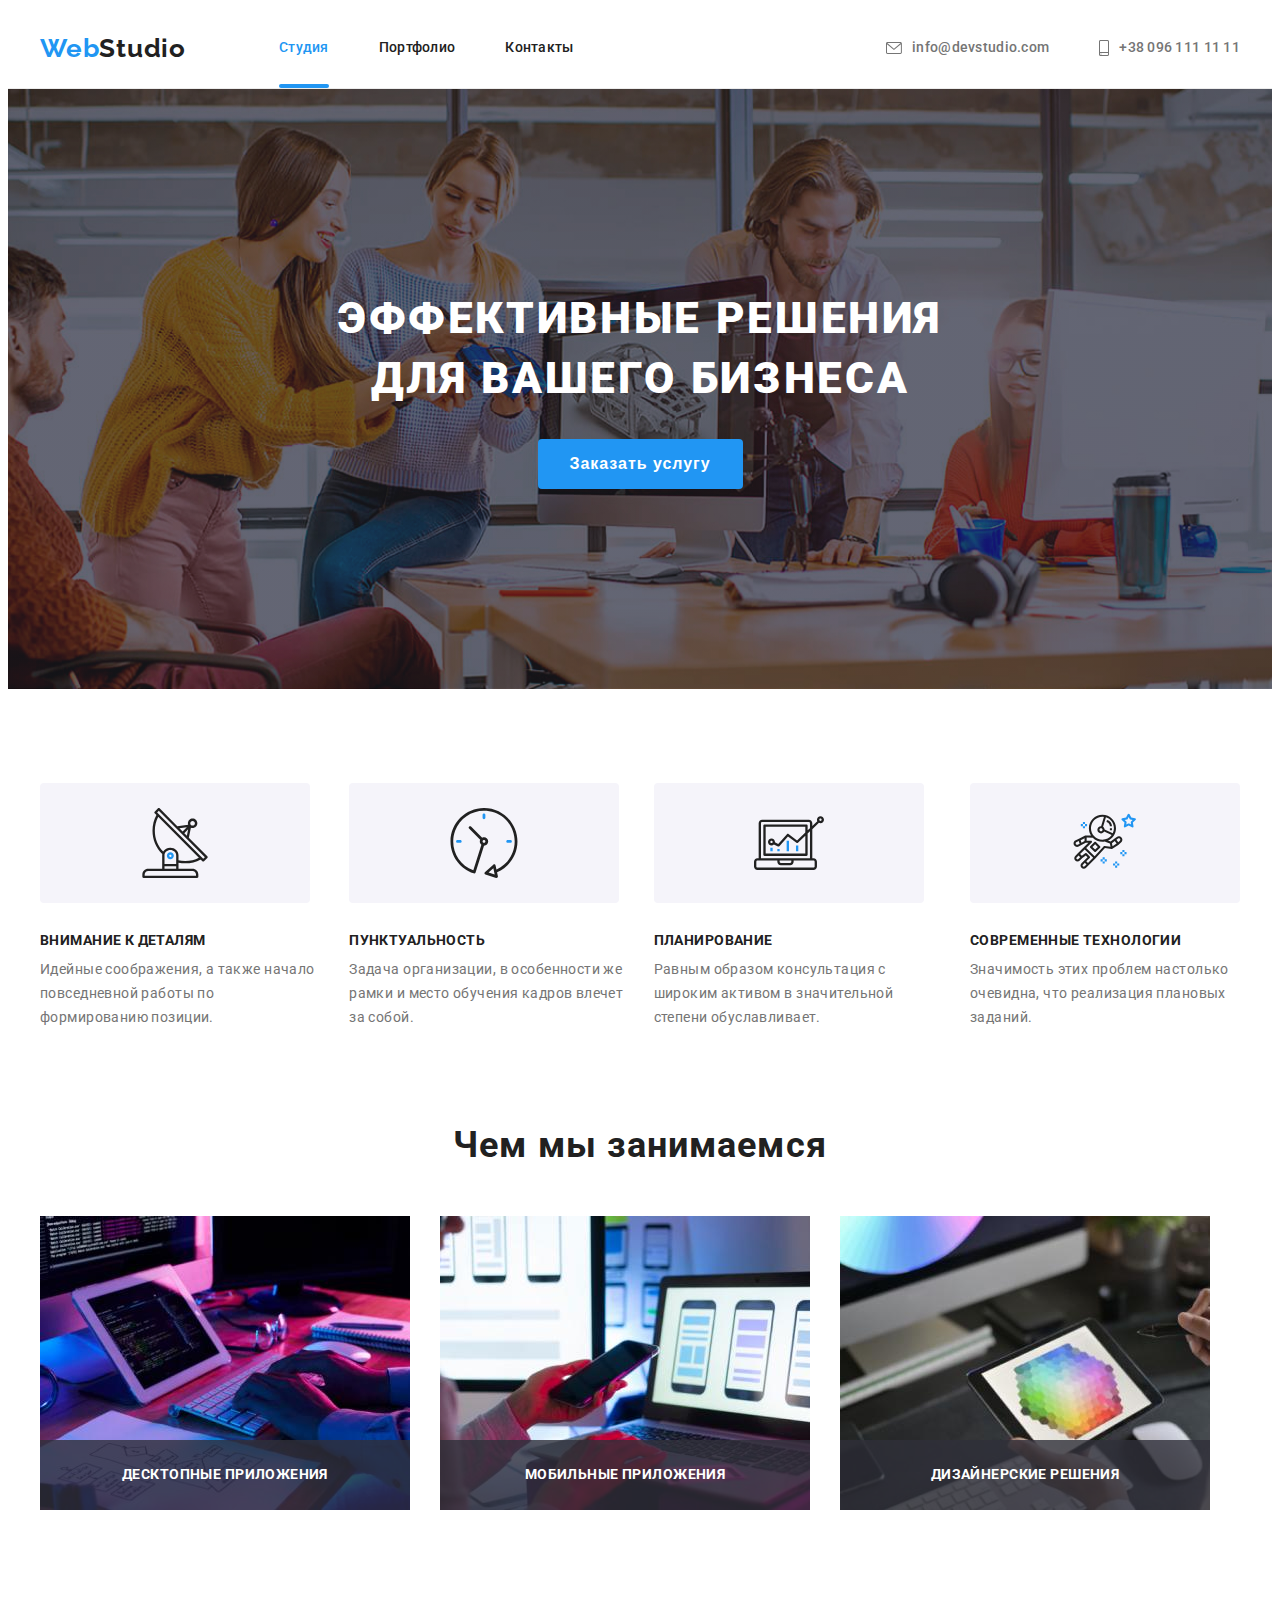
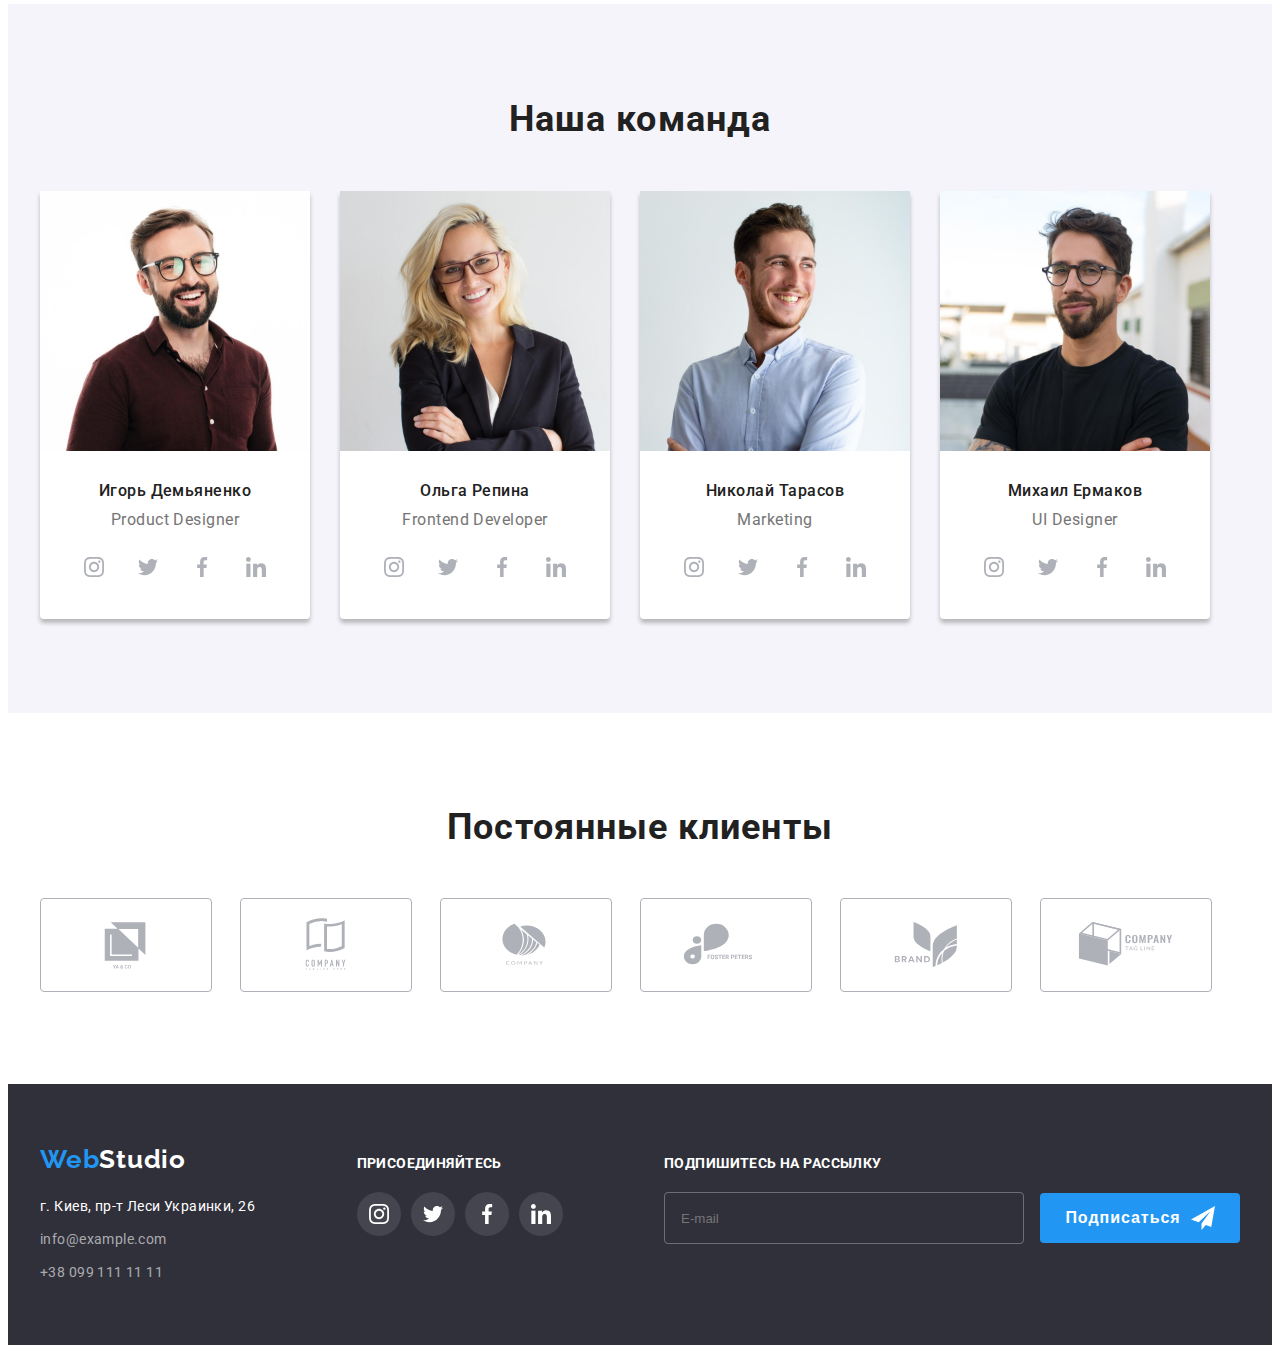
<file: index.html>
<!DOCTYPE html>
<html lang="en">
<head>
    <meta charset="UTF-8">
    <meta http-equiv="X-UA-Compatible" content="IE=edge">
    <meta name="viewport" content="width=device-width, initial-scale=1.0">
    <title>Студия</title>
    <link rel="stylesheet" href="https://cdnjs.cloudflare.com/ajax/libs/modern-normalize/1.1.0/modern-normalize.min.css"
        integrity="sha512-wpPYUAdjBVSE4KJnH1VR1HeZfpl1ub8YT/NKx4PuQ5NmX2tKuGu6U/JRp5y+Y8XG2tV+wKQpNHVUX03MfMFn9Q=="
        crossorigin="anonymous" referrerpolicy="no-referrer" />
    <link rel="preconnect" href="https://fonts.googleapis.com">
    <link rel="preconnect" href="https://fonts.gstatic.com" crossorigin>
    <link href="https://fonts.googleapis.com/css2?family=Raleway:wght@700&family=Roboto:wght@400;500;700;900&display=swap" rel="stylesheet">
    <link rel="stylesheet" href="./css/styles.css">
</head>
<body>
    <header class="header">
        <div class="container header-container">
            <!--Logo-->
            <a class="header-logo" href="./index.html">Web<span class="logo-dark">Studio</span></a>
            <!--Navigation bar-->
            <nav class="header-nav">
                <ul class="header-list">
                    <li class="header-item"><a class="header-link current" href="./index.html">Студия</a></li>
                    <li class="header-item"><a class="header-link" href="./portfolio.html">Портфолио</a></li>
                    <li class="header-item"><a class="header-link" href="#">Контакты</a></li>
                </ul>
            </nav>
            <!--Contacts section-->
            <ul class="contact-list">
                <li class="contact-item"> 
                    <a class="contact-link" href="mailto:info@devstudio.com">
                        <svg class="letter-icon" width="16" height="12">
                        <use href="./images/icons.svg#letter"></use>
                    </svg>info@devstudio.com</a>
                </li>
                <li class="contact-item">
                    <a class="contact-link" href="tel:+380961111111">
                    <svg class="smartphone-icon" width="10" height="16">
                        <use href="./images/icons.svg#smartphone"></use>
                    </svg>+38 096 111 11 11</a>
                </li>
            </ul>
        </div>
    </header>
    <!--Main content-->
    <main>
        <!--Hero section-->
        <section class="hero">
            <div class="container">
                <h1 class="hero-title">Эффективные решения для вашего бизнеса</h1>
                <button class="hero-btn" type="button" data-modal-open>Заказать услугу</button>
            </div>
        </section>
        <!--Advantages section-->
        <section class="section">
            <div class="container">
            <h2 class="visually-hidden">Наши преимущества</h2>
            <ul class="advantages-list">
                <li class="advantages-item">
                    <div class="advantages-card">
                        <svg width="70" height="70">
                            <use href="./images/icons.svg#antenna"></use>
                        </svg>
                    </div>
                    <h3 class="advantages-title">Внимание к деталям</h3>
                    <p class="advantages-text">Идейные соображения, а также начало повседневной работы по формированию позиции.
                    </p>
                </li>
                <li class="advantages-item">
                    <div class="advantages-card">
                        <svg width="70" height="70">
                            <use href="./images/icons.svg#clock"></use>
                        </svg>
                    </div>
                    <h3 class="advantages-title">Пунктуальность</h3>
                    <p class="advantages-text">Задача организации, в особенности же рамки и место обучения кадров влечет за
                        собой.</p>
                </li>
                <li class="advantages-item">
                    <div class="advantages-card">
                        <svg width="70" height="70">
                            <use href="./images/icons.svg#diagram"></use>
                        </svg>
                    </div>
                    <h3 class="advantages-title">Планирование</h3>
                    <p class="advantages-text">Равным образом консультация с широким активом в значительной степени
                        обуславливает.</p>
                </li>
                <li class="advantages-item">
                    <div class="advantages-card">
                        <svg width="70" height="70">
                            <use href="./images/icons.svg#astronaut"></use>
                        </svg>
                    </div>
                    <h3 class="advantages-title">Современные технологии</h3>
                    <p class="advantages-text">Значимость этих проблем настолько очевидна, что реализация плановых заданий.</p>
                </li>
            </ul>
            </div>
        </section>
            <!--About us section-->
            <section class="about-us section">
                <div class="container">
                <h2 class="about-title">Чем мы занимаемся</h2>
                <ul class="about-list">
                    <li class="about-item">
                        <div class="thumb-about">
                            <img src="./images/coding.jpg" alt="coding" width="370">
                            <p class="about-text">Десктопные приложения</p>
                        </div>
                    </li>
                    <li class="about-item">
                        <div class="thumb-about">
                            <img src="./images/web_design.jpg" alt="wed design" width="370">
                            <p class="about-text">Мобильные приложения</p>
                        </div>
                    </li>
                    <li class="about-item">
                        <div class="thumb-about">
                            <img src="./images/colors.jpg" alt="colors" width="370">
                            <p class="about-text">Дизайнерские решения</p>
                        </div>
                    </li>
                </ul>
                </div>
            </section>
            <!--About team section-->
            <section class="about-team section">
                <div class="container">
                <h2 class="team-main-title">Наша команда</h2>
                <ul class="team-list">
                    <li class="team-item">
                        <img src="./images/igor_demyanenko.jpg" alt="igor demyanenko" width="270">
                        <div class="team-card">
                            <h3 class="team-title">Игорь Демьяненко</h3>
                            <p class="team-text">Product Designer</p>
                                <ul class="social-list">
                                    <li class="social-item">
                                        <a class="social-link" href="#">
                                            <svg class="social-icon" width="20" height="20">
                                                <use href="./images/icons.svg#instagram"></use>
                                            </svg>
                                        </a>
                                    </li>
                                    <li class="social-item">
                                        <a class="social-link" href="#">
                                            <svg class="social-icon" width="20" height="20">
                                                <use href="./images/icons.svg#twitter"></use>
                                            </svg>
                                        </a>
                                    </li>
                                    <li class="social-item">
                                        <a class="social-link" href="#">
                                            <svg class="social-icon" width="20" height="20">
                                                <use href="./images/icons.svg#facebook"></use>
                                            </svg>
                                        </a>
                                    </li>
                                    <li class="social-item">
                                        <a class="social-link" href="#">
                                            <svg class="social-icon" width="20" height="20">
                                                <use href="./images/icons.svg#linkedin"></use>
                                            </svg>
                                        </a>
                                    </li>
                                </ul>
                        </div>
                    </li>
                    <li class="team-item">
                        <img src="./images/olha_repina.jpg" alt="olha repina" width="270">
                        <div class="team-card">
                            <h3 class="team-title">Ольга Репина</h3>
                            <p class="team-text">Frontend Developer</p>
                            <ul class="social-list">
                                <li class="social-item">
                                    <a class="social-link" href="#">
                                        <svg class="social-icon" width="20" height="20">
                                            <use href="./images/icons.svg#instagram"></use>
                                        </svg>
                                    </a>
                                </li>
                                <li class="social-item">
                                    <a class="social-link" href="#">
                                        <svg class="social-icon" width="20" height="20">
                                            <use href="./images/icons.svg#twitter"></use>
                                        </svg>
                                    </a>
                                </li>
                                <li class="social-item">
                                    <a class="social-link" href="#">
                                        <svg class="social-icon" width="20" height="20">
                                            <use href="./images/icons.svg#facebook"></use>
                                        </svg>
                                    </a>
                                </li>
                                <li class="social-item">
                                    <a class="social-link" href="#">
                                        <svg class="social-icon" width="20" height="20">
                                            <use href="./images/icons.svg#linkedin"></use>
                                        </svg>
                                    </a>
                                </li>
                            </ul>
                        </div>
                    </li>
                    <li class="team-item">
                        <img src="./images/nikolay_tarasov.jpg" alt="nikolay tarasov" width="270">
                        <div class="team-card">
                            <h3 class="team-title">Николай Тарасов</h3>
                            <p class="team-text">Marketing</p>
                            <ul class="social-list">
                                <li class="social-item">
                                    <a class="social-link" href="#">
                                        <svg class="social-icon" width="20" height="20">
                                            <use href="./images/icons.svg#instagram"></use>
                                        </svg>
                                    </a>
                                </li>
                                <li class="social-item">
                                    <a class="social-link" href="#">
                                        <svg class="social-icon" width="20" height="20">
                                            <use href="./images/icons.svg#twitter"></use>
                                        </svg>
                                    </a>
                                </li>
                                <li class="social-item">
                                    <a class="social-link" href="#">
                                        <svg class="social-icon" width="20" height="20">
                                            <use href="./images/icons.svg#facebook"></use>
                                        </svg>
                                    </a>
                                </li>
                                <li class="social-item">
                                    <a class="social-link" href="#">
                                        <svg class="social-icon" width="20" height="20">
                                            <use href="./images/icons.svg#linkedin"></use>
                                        </svg>
                                    </a>
                                </li>
                            </ul>
                        </div>
                    </li>
                    <li class="team-item">
                        <img src="./images/mihail_ermakov.jpg" alt="mihail ermakov" width="270">
                        <div class="team-card">
                            <h3 class="team-title">Михаил Ермаков</h3>
                            <p class="team-text">UI Designer</p>
                            <ul class="social-list">
                                <li class="social-item">
                                    <a class="social-link" href="#">
                                        <svg class="social-icon" width="20" height="20">
                                            <use href="./images/icons.svg#instagram"></use>
                                        </svg>
                                    </a>
                                </li>
                                <li class="social-item">
                                    <a class="social-link" href="#">
                                        <svg class="social-icon" width="20" height="20">
                                            <use href="./images/icons.svg#twitter"></use>
                                        </svg>
                                    </a>
                                </li>
                                <li class="social-item">
                                    <a class="social-link" href="#">
                                        <svg class="social-icon" width="20" height="20">
                                            <use href="./images/icons.svg#facebook"></use>
                                        </svg>
                                    </a>
                                </li>
                                <li class="social-item">
                                    <a class="social-link" href="#">
                                        <svg class="social-icon" width="20" height="20">
                                            <use href="./images/icons.svg#linkedin"></use>
                                        </svg>
                                    </a>
                                </li>
                            </ul>
                        </div>
                    </li>
                </ul>
                </div>
            </section>
            <!--About clients section-->
            <section class="section">
                <h2 class="clients-title">Постоянные клиенты</h2>
                <div class="container">
                    <ul class="clients-list">
                        <li class="clients-item">
                            <a href="#" class="clients-link">
                                <svg class="client-icon" width="106" height="60">
                                    <use href="./images/icons.svg#company-1"></use>
                                </svg>
                            </a>
                        </li>
                        <li class="clients-item">
                            <a href="#" class="clients-link">
                                <svg class="client-icon" width="106" height="60">
                                    <use href="./images/icons.svg#company-2"></use>
                                </svg>
                            </a>
                        </li>
                        <li class="clients-item">
                            <a href="#" class="clients-link">
                                <svg class="client-icon" width="106" height="60">
                                    <use href="./images/icons.svg#company-3"></use>
                                </svg>
                            </a>
                        </li>
                        <li class="clients-item">
                            <a href="#" class="clients-link">
                                <svg class="client-icon" width="106" height="60">
                                    <use href="./images/icons.svg#company-4"></use>
                                </svg>
                            </a>
                        </li>
                        <li class="clients-item">
                            <a href="#" class="clients-link">
                                <svg class="client-icon" width="106" height="60">
                                    <use href="./images/icons.svg#company-5"></use>
                                </svg>
                            </a>
                        </li>
                        <li class="clients-item">
                            <a href="#" class="clients-link">
                                <svg class="client-icon" width="106" height="60">
                                    <use href="./images/icons.svg#company-6"></use>
                                </svg>
                            </a>
                        </li>
                    </ul>
                </div>
            </section>
    </main>
    <footer class="footer">
        <div class="container footer-container">
            <div class="">
                <a class="footer-logo" href="#">Web<span class="logo-light">Studio</span></a>
                <address class="address">
                    <ul class="address-list">
                        <li class="address-item"><a class="main-address-link" href="#">г. Киев, пр-т Леси Украинки, 26</a>
                        </li>
                        <li class="address-item"><a class="address-link" href="mailto:info@example.com">info@example.com</a>
                        </li>
                        <li class="address-item"><a class="address-link" href="tel:+380991111111">+38 099 111 11 11</a>
                        </li>
                    </ul>
                </address>
            </div>
            <div class="footer-social-container">
                <p class="footer-social-text">присоединяйтесь</p>
                <ul class="footer-social-list">
                    <li class="footer-social-item">
                        <a class="footer-social-link" href="#">
                            <svg class="footer-social-icon" width="20" height="20">
                                <use href="./images/icons.svg#instagram"></use>
                            </svg>
                        </a>
                    </li>
                    <li class="footer-social-item">
                        <a class="footer-social-link" href="#">
                            <svg class="footer-social-icon" width="20" height="20">
                                <use href="./images/icons.svg#twitter"></use>
                            </svg>
                        </a>
                    </li>
                    <li class="footer-social-item">
                        <a class="footer-social-link" href="#">
                            <svg class="footer-social-icon" width="20" height="20">
                                <use href="./images/icons.svg#facebook"></use>
                            </svg>
                        </a>
                    </li>
                    <li class="footer-social-item">
                        <a class="footer-social-link" href="#">
                            <svg class="footer-social-icon" width="20" height="20">
                                <use href="./images/icons.svg#linkedin"></use>
                            </svg>
                        </a>
                    </li>
                </ul>
            </div>
            <div class="footer-subscribe-container">
                <p class="footer-subscribe-text">Подпишитесь на рассылку</p>
                <form class="footer-subscribe-form">
                    <label for="email" class="subscribe-label"></label>
                    <input type="email" id="email" placeholder="E-mail" class="footer-subscribe-input">
                    <div class="footer-subscribe-wrap">
                        <button type="submit" class="footer-subscribe-btn">Подписаться<svg class="footer-send-icon" width="24" height="24">
                            <use href="./images/icons.svg#send"></use>
                        </svg></button>
                    </div>
                </form>
            </div>
        </div>
    </footer>
    <!-- Modal window -->
    <div class="backdrop is-hidden" data-modal>
        <div class="modal">
        <button type="button" class="modal-close-btn" data-modal-close>
                <svg class="close-icon" width="18" height="18">
                    <use href="./images/icons.svg#close"></use>
                </svg>
            </button>
            <div class="modal-form-container">
                <p class="modal-main-text">Оставьте свои данные, мы вам перезвоним</p>
                <form action="#" class="modal-form">
                    <label for="user-name" class="modal-form-label">Имя</label>
                    <div class="modal-form-wrap">
                        <input type="text" name="user-name" id="user-name" class="modal-form-input">
                        <svg class="modal-form-icon" width="18" height="18">
                            <use href="./images/icons.svg#person-black"></use>
                        </svg>
                    </div>
                    <label for="user-tel" class="modal-form-label">Телефон</label>
                    <div class="modal-form-wrap">
                        <input type="tel" name="user-tel" id="user-tel" class="modal-form-input">
                        <svg class="modal-form-icon" width="18" height="18">
                            <use href="./images/icons.svg#phone-black"></use>
                        </svg>
                    </div>                    
                    <label for="user-email" class="modal-form-label">Почта</label>
                    <div class="modal-form-wrap">
                        <input type="email" name="user-email" id="user-email" class="modal-form-input">
                        <svg class="modal-form-icon" width="18" height="18">
                            <use href="./images/icons.svg#email-black"></use>
                        </svg>
                    </div>                    
                    <label for="user-comment" class="modal-form-label">Комментарий</label>
                    <textarea name="user-comment" id="user-comment" placeholder="Введите текст" class="modal-form-input comment-form-input"></textarea>
                    <div class="modal-policy-wrap">
                        <input type="checkbox" name="checkbox" id="checkbox" class="visually-hidden modal-check-input">
                        <label for="checkbox" class="modal-policy-text">
                            <span class="modal-policy-item">
                                <svg class="modal-check-icon" width="11" height="8">
                                <use href="./images/icons.svg#checker"></use>
                            </svg></span>Соглашаюсь с рассылкой и принимаю
                            <a href="#" class="modal-policy-link">Условия договора</a></label>
                    </div>
                    <button type="submit" class="modal-submit-btn">Отправить</button>
                </form>
            </div>
        </div>
    </div>
    <script src="./js/modal.js"></script>
</body>
</html>
</file>
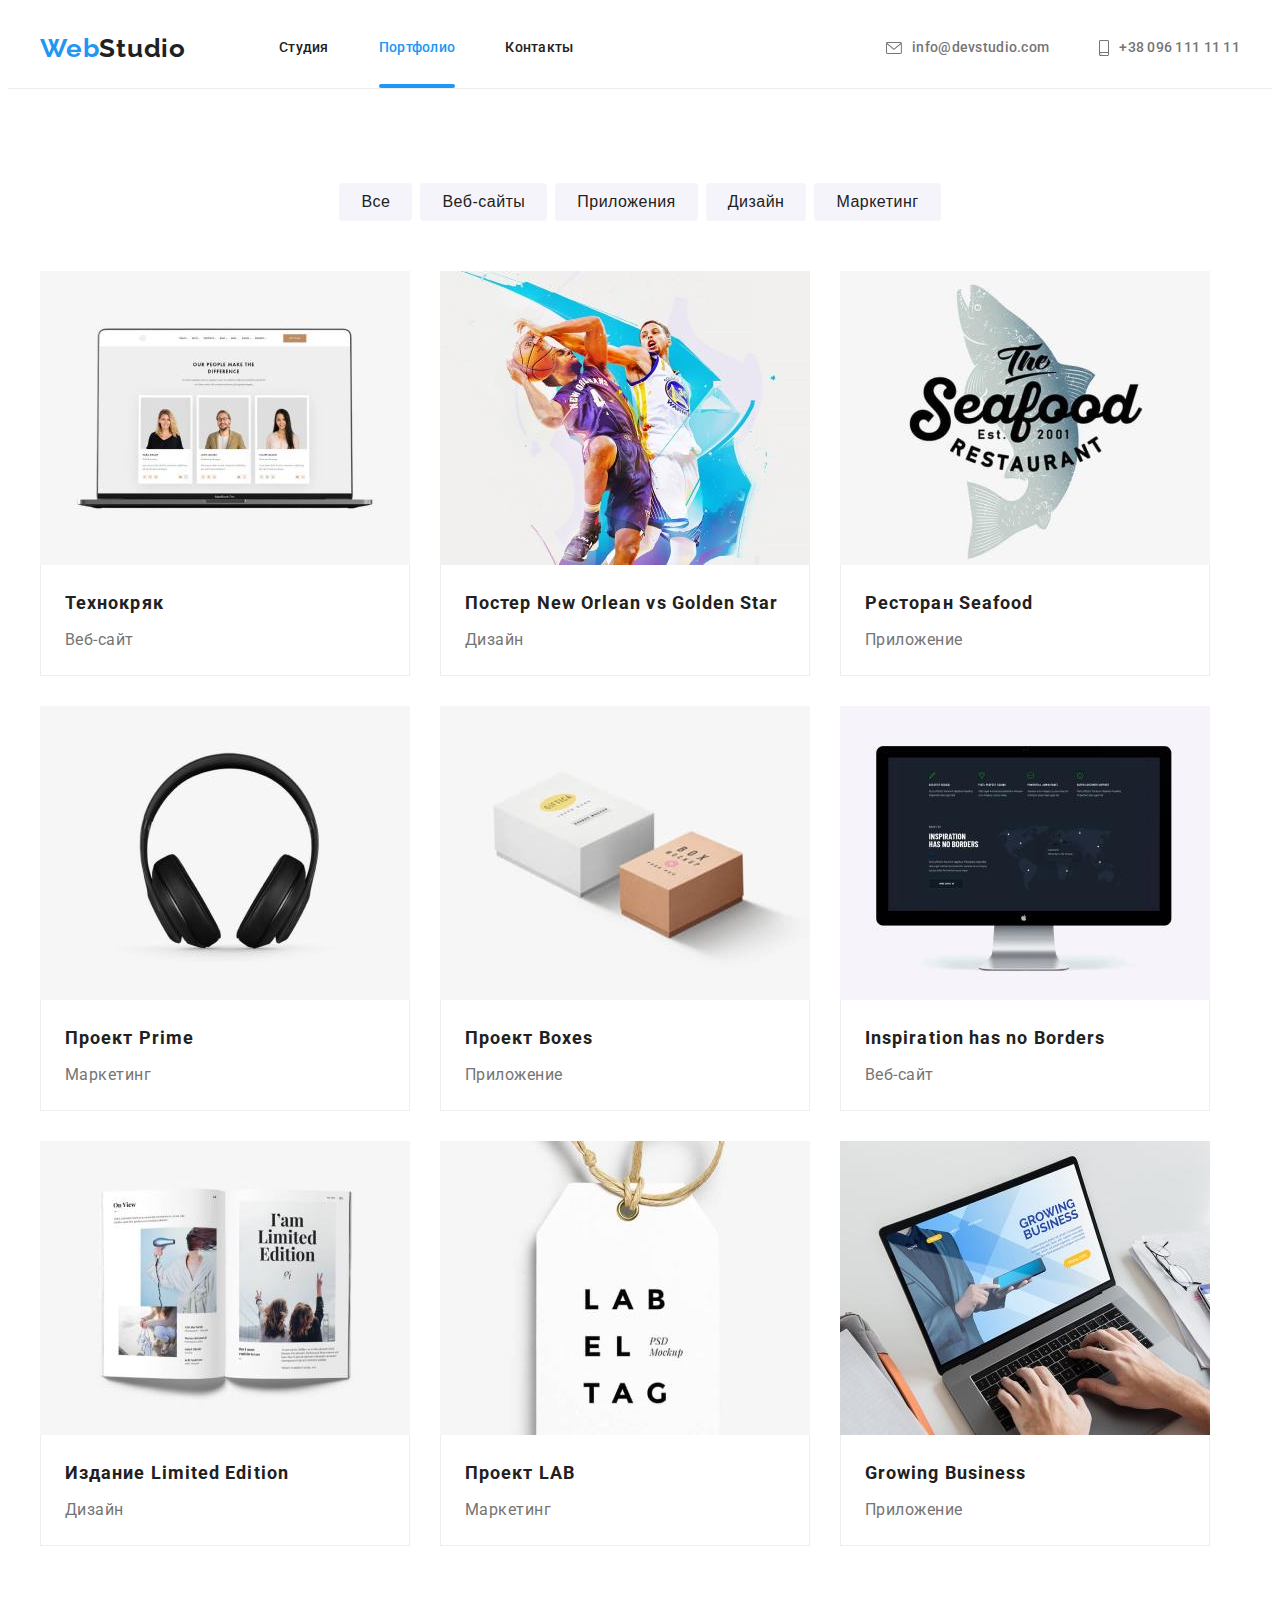
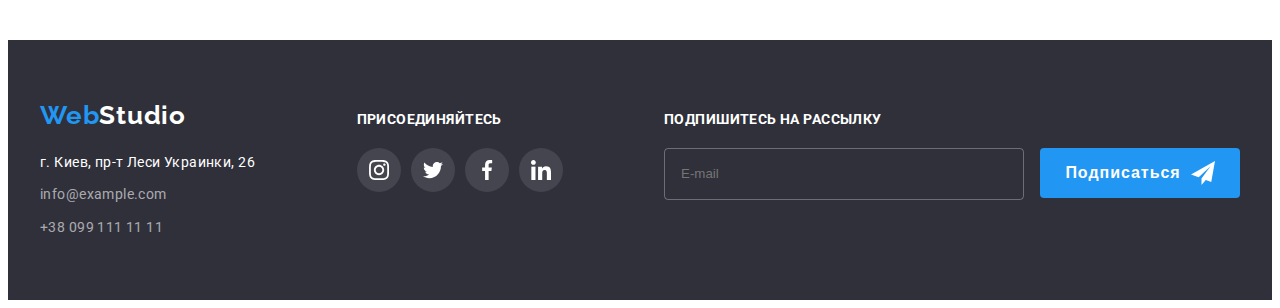
<file: portfolio.html>
<!DOCTYPE html>
<html lang="en">
<head>
    <meta charset="UTF-8">
    <meta http-equiv="X-UA-Compatible" content="IE=edge">
    <meta name="viewport" content="width=device-width, initial-scale=1.0">
    <title>Студия</title>
    <link rel="stylesheet" href="https://cdnjs.cloudflare.com/ajax/libs/modern-normalize/1.1.0/modern-normalize.min.css"
        integrity="sha512-wpPYUAdjBVSE4KJnH1VR1HeZfpl1ub8YT/NKx4PuQ5NmX2tKuGu6U/JRp5y+Y8XG2tV+wKQpNHVUX03MfMFn9Q=="
        crossorigin="anonymous" referrerpolicy="no-referrer" />
    <link rel="preconnect" href="https://fonts.googleapis.com">
    <link rel="preconnect" href="https://fonts.gstatic.com" crossorigin>
    <link href="https://fonts.googleapis.com/css2?family=Raleway:wght@700&family=Roboto:wght@400;500;700;900&display=swap"
        rel="stylesheet">
    <link rel="stylesheet" href="./css/styles.css">
</head>
<body>
<header class="header">
    <div class="container header-container">
        <!--Logo-->
        <a class="header-logo" href="./index.html">Web<span class="logo-dark">Studio</span></a>
        <!--Navigation bar-->
        <nav class="header-nav">
            <ul class="header-list">
                <li class="header-item"><a class="header-link" href="./index.html">Студия</a></li>
                <li class="header-item"><a class="header-link current" href="./portfolio.html">Портфолио</a></li>
                <li class="header-item"><a class="header-link" href="#">Контакты</a></li>
            </ul>
        </nav>
        <!--Contacts section-->
        <ul class="contact-list">
            <li class="contact-item">
                <a class="contact-link" href="mailto:info@devstudio.com">
                    <svg class="letter-icon" width="16" height="12">
                        <use href="./images/icons.svg#letter"></use>
                    </svg>info@devstudio.com</a>
            </li>
            <li class="contact-item">
                <a class="contact-link" href="tel:+380961111111">
                    <svg class="smartphone-icon" width="10" height="16">
                        <use href="./images/icons.svg#smartphone"></use>
                    </svg>+38 096 111 11 11</a>
            </li>
        </ul>
    </div>
</header>
    <main>
        <!--Filter section-->
            <section class="section">
                <div class="container">
                <h1 class="visually-hidden">Наши проекты</h1>
                <ul class="filter-btn-list">
                    <li class="filter-btn-item"><button class="filter-btn" type="button">Все</button></li>
                    <li class="filter-btn-item"><button class="filter-btn" type="button">Веб-сайты</button></li>
                    <li class="filter-btn-item"><button class="filter-btn" type="button">Приложения</button></li>
                    <li class="filter-btn-item"><button class="filter-btn" type="button">Дизайн</button></li>
                    <li class="filter-btn-item"><button class="filter-btn" type="button">Маркетинг</button></li>
                </ul>
                <ul class="filter-list">
                    <li class="filter-item">
                        <a href="#" class="filter-link">
                        <div class="thumb-filter">
                            <img src="./images/technokryak.jpg" alt="technokryak" width="370">
                            <p class="thumb-item-text">Технокряк это современная площадка распространения коронавируса. Компании используют эту
                                платформу для цифрового
                                шпионажа и атак на защищённые сервера конкурентов.</p>
                        </div>
                        <div class=filter-card>
                                <h2 class="filter-item-title">Технокряк</h2>
                                <p class="filter-item-text">Веб-сайт</p>
                        </div>
                        </a>
                    </li>
                    <li class="filter-item">
                        <a href="#" class="filter-link">
                        <div class="thumb-filter">
                            <img src="./images/poster-basketball.jpg" alt="poster-basketball" width="370">
                            <p class="thumb-item-text">Технокряк это современная площадка распространения коронавируса. Компании используют
                                эту
                                платформу для цифрового
                                шпионажа и атак на защищённые сервера конкурентов.</p>
                        </div>
                        <div class=filter-card>
                            <h2 class="filter-item-title">Постер New Orlean vs Golden Star
</h2>
                            <p class="filter-item-text">Дизайн</p>
                        </div>
                        </a>
                    </li>
                    <li class="filter-item">
                        <a href="#" class="filter-link">
                        <div class="thumb-filter">
                            <img src="./images/restoran-seafood.jpg" alt="restoran-seafood" width="370">
                            <p class="thumb-item-text">Технокряк это современная площадка распространения коронавируса. Компании используют
                                эту
                                платформу для цифрового
                                шпионажа и атак на защищённые сервера конкурентов.</p>
                        </div>
                        <div class=filter-card>
                            <h2 class="filter-item-title">Ресторан Seafood</h2>
                            <p class="filter-item-text">Приложение</p>
                        </div>
                        </a>
                    </li>
                    <li class="filter-item">
                        <a href="#" class="filter-link">
                        <div class="thumb-filter">
                            <img src="./images/project-prime.jpg" alt="project-prime" width="370">
                            <p class="thumb-item-text">Технокряк это современная площадка распространения коронавируса. Компании используют
                                эту
                                платформу для цифрового
                                шпионажа и атак на защищённые сервера конкурентов.</p>
                        </div>
                        <div class=filter-card>
                            <h2 class="filter-item-title">Проект Prime</h2>
                            <p class="filter-item-text">Маркетинг</p>
                        </div>
                        </a>
                    </li>
                    <li class="filter-item">
                        <a href="#" class="filter-link">
                        <div class="thumb-filter">
                            <img src="./images/project-boxes.jpg" alt="project-boxes" width="370">
                            <p class="thumb-item-text">Технокряк это современная площадка распространения коронавируса. Компании используют
                                эту
                                платформу для цифрового
                                шпионажа и атак на защищённые сервера конкурентов.</p>
                        </div>
                        <div class=filter-card>
                            <h2 class="filter-item-title">Проект Boxes</h2>
                            <p class="filter-item-text">Приложение</p>
                        </div>
                        </a>
                    </li> 
                    <li class="filter-item">
                        <a href="#" class="filter-link">
                        <div class="thumb-filter">
                            <img src="./images/web-site-inspiration.jpg" alt="web-site" width="370">
                            <p class="thumb-item-text">Технокряк это современная площадка распространения коронавируса. Компании используют
                                эту
                                платформу для цифрового
                                шпионажа и атак на защищённые сервера конкурентов.</p>
                        </div>
                        <div class=filter-card>
                            <h2 class="filter-item-title">Inspiration has no Borders</h2>
                            <p class="filter-item-text">Веб-сайт</p>
                        </div>
                        </a>
                    </li>
                    <li class="filter-item">
                        <a href="#" class="filter-link">
                        <div class="thumb-filter">
                            <img src="./images/book-limited-edition.jpg" alt="book" width="370">
                            <p class="thumb-item-text">Технокряк это современная площадка распространения коронавируса. Компании используют
                                эту
                                платформу для цифрового
                                шпионажа и атак на защищённые сервера конкурентов.</p>
                        </div>
                        <div class=filter-card>
                            <h2 class="filter-item-title">Издание Limited Edition</h2>
                            <p class="filter-item-text">Дизайн</p>
                        </div>
                        </a>
                    </li>
                    <li class="filter-item">
                        <a href="#" class="filter-link">
                        <div class="thumb-filter">
                            <img src="./images/project-lab.jpg" alt="project-lab" width="370">
                            <p class="thumb-item-text">Технокряк это современная площадка распространения коронавируса. Компании используют
                                эту
                                платформу для цифрового
                                шпионажа и атак на защищённые сервера конкурентов.</p>
                        </div>
                        <div class=filter-card>
                            <h2 class="filter-item-title">Проект LAB</h2>
                            <p class="filter-item-text">Маркетинг</p>
                        </div>
                        </a>
                    </li>
                    <li class="filter-item">
                        <a href="#" class="filter-link">
                        <div class="thumb-filter">
                            <img src="./images/growing-bussines-app.jpg" alt="growing-business" width="370">
                            <p class="thumb-item-text">Технокряк это современная площадка распространения коронавируса. Компании используют
                                эту
                                платформу для цифрового
                                шпионажа и атак на защищённые сервера конкурентов.</p>
                        </div>
                        <div class=filter-card>
                            <h2 class="filter-item-title">Growing Business</h2>
                            <p class="filter-item-text">Приложение</p>
                        </div>
                        </a>
                    </li>
                </ul>
                </div>
            </section>
    </main>
<footer class="footer">
    <div class="container footer-container">
        <div class="">
            <a class="footer-logo" href="#">Web<span class="logo-light">Studio</span></a>
            <address class="address">
                <ul class="address-list">
                    <li class="address-item"><a class="main-address-link" href="#">г. Киев, пр-т Леси Украинки, 26</a>
                    </li>
                    <li class="address-item"><a class="address-link" href="mailto:info@example.com">info@example.com</a>
                    </li>
                    <li class="address-item"><a class="address-link" href="tel:+380991111111">+38 099 111 11 11</a>
                    </li>
                </ul>
            </address>
        </div>
        <div class="footer-social-container">
            <p class="footer-social-text">присоединяйтесь</p>
            <ul class="footer-social-list">
                <li class="footer-social-item">
                    <a class="footer-social-link" href="#">
                        <svg class="footer-social-icon" width="20" height="20">
                            <use href="./images/icons.svg#instagram"></use>
                        </svg>
                    </a>
                </li>
                <li class="footer-social-item">
                    <a class="footer-social-link" href="#">
                        <svg class="footer-social-icon" width="20" height="20">
                            <use href="./images/icons.svg#twitter"></use>
                        </svg>
                    </a>
                </li>
                <li class="footer-social-item">
                    <a class="footer-social-link" href="#">
                        <svg class="footer-social-icon" width="20" height="20">
                            <use href="./images/icons.svg#facebook"></use>
                        </svg>
                    </a>
                </li>
                <li class="footer-social-item">
                    <a class="footer-social-link" href="#">
                        <svg class="footer-social-icon" width="20" height="20">
                            <use href="./images/icons.svg#linkedin"></use>
                        </svg>
                    </a>
                </li>
            </ul>
        </div>
        <div class="footer-subscribe-container">
            <p class="footer-subscribe-text">Подпишитесь на рассылку</p>
            <form class="footer-subscribe-form">
                <label for="email" name="subscribe-form" class="subscribe-label"></label>
                <input type="email" id="email" placeholder="E-mail" class="footer-subscribe-input">
                <div class="footer-subscribe-wrap">
                    <button type="submit" class="footer-subscribe-btn">Подписаться<svg class="footer-send-icon" width="24" height="24">
                            <use href="./images/icons.svg#send"></use>
                        </svg></button>
                </div>
            </form>
        </div>
    </div>
</footer>
</body>
</html>
</file>
<file: css/styles.css>
:root {
  --first-title-color: #ffffff;
  --main-background-color: #2f303a;
  --secondary-background-color: #e5e5e5;
  --filter-btn-color: #f5f4fa;
  --secondary-title-color: #212121;
  --secondary-text-color: #757575;
  --accent-text-color: #2196f3;
  --footer-link-color: rgba(255, 255, 255, 0.6);
  --main-border-color: #ececec;
  --card-border-color: #eeeeee;
  --icon-back-ground: #f5f4fa;
  --social-link-color: #afb1b8;
}

body {
  font-family: "Roboto", "Arial", sans-serif;
  color: #212121;
}

h1,
h2,
h3,
h4,
h5,
h6,
p {
  margin: 0;
}

ul {
  list-style: none;
  margin: 0;
  padding: 0;
}

.container {
  width: 1200px;
  padding: 0 15px;
  margin: 0 auto;
}

.section {
  padding: 94px 0;
}

a {
  text-decoration: none;
}

a:hover,
a:focus {
  color: var(--accent-text-color);
}

img {
  display: block;
  max-width: 100%;
  height: auto;
}

/* ----------------Header---------------------------------------------------- */

.header {
  border-bottom: 1px solid var(--main-border-color);
}

.header-container {
  display: flex;
  align-items: center;
}

.header-logo {
  margin-right: 93px;

  text-decoration: none;
  font-family: Raleway;
  font-weight: 700;
  font-size: 26px;
  line-height: 1.19;
  letter-spacing: 0.03em;
  color: var(--accent-text-color);
}

.logo-dark {
  color: var(--secondary-title-color);
}

.header-list {
  display: flex;
}

.header-item:not(:last-child) {
  margin-right: 50px;
}

.header-link {
  position: relative;
  padding: 32px 0;
  display: inline-block;

  font-weight: 500;
  font-size: 14px;
  line-height: 1.14;
  letter-spacing: 0.02em;
  color: var(--secondary-title-color);

  transition: color 250ms cubic-bezier(0.4, 0, 0.2, 1);
}

.current {
  color: var(--accent-text-color);
}

.current::after {
  content: "";
  position: absolute;
  left: 0;
  bottom: 0;
  width: 100%;
  height: 4px;

  border-radius: 2px;
  background-color: var(--accent-text-color);
}

.header-link:not(.current)::after {
  content: "";
  position: absolute;
  left: 0;
  bottom: 0;
  width: 100%;
  height: 4px;
  opacity: 0;

  border-radius: 2px;
  background-color: var(--accent-text-color);
  transition: opacity 250ms cubic-bezier(0.4, 0, 0.2, 1);
}

.header-link:hover::after {
  opacity: 1;
}

.contact-list {
  display: flex;
  margin-left: auto;
}

.contact-item:not(:last-child) {
  margin-right: 50px;
}

.contact-link {
  padding: 15px 0;

  font-weight: 500;
  font-size: 14px;
  line-height: 1.14;
  letter-spacing: 0.02em;
  display: flex;
  align-items: center;
  color: var(--secondary-text-color);

  transition: color 250ms cubic-bezier(0.4, 0, 0.2, 1);
}

.letter-icon {
  margin-right: 10px;
  fill: currentColor;
}

.smartphone-icon {
  margin-right: 10px;
  fill: currentColor;
}

/* ----------------------------------Main content-------------------------------- */

/* ------------------Hero------------------------------- */
.hero {
  max-width: 1600px;
  padding: 200px 0;
  margin-left: auto;
  margin-right: auto;

  background-color: var(--main-background-color);
  background-image: linear-gradient(
      rgba(47, 48, 58, 0.4),
      rgba(47, 48, 58, 0.4)
    ),
    url(../images/hero-bg.jpg);
  background-position: center;
  background-repeat: no-repeat;
  background-size: cover;
}

.hero-title {
  width: 696px;
  margin: 0 auto;
  margin-bottom: 30px;

  font-weight: 900;
  font-size: 44px;
  line-height: 1.36;
  text-align: center;
  letter-spacing: 0.06em;
  text-transform: uppercase;
  color: var(--first-title-color);
}

.hero-btn {
  display: block;
  border-radius: 4px;
  margin: 0 auto;
  padding: 10px 32px;
  border: 0;

  cursor: pointer;
  font-weight: 700;
  font-size: 16px;
  line-height: 1.87;
  letter-spacing: 0.06em;
  text-align: center;
  color: var(--first-title-color);
  background-color: var(--accent-text-color);

  transition: color 250ms cubic-bezier(0.4, 0, 0.2, 1),
    background-color 250ms cubic-bezier(0.4, 0, 0.2, 1);
}

.hero-btn:hover,
.hero-btn:focus {
  color: var(--accent-text-color);
  background-color: var(--first-title-color);
}

/* -------------------------Advantages------------------------------------------------- */

.visually-hidden {
  position: absolute;
  clip: rect(0 0 0 0);
  width: 1px;
  height: 1px;
  margin: -1px;
}

.advantages-list {
  display: flex;
}

.advantages-card {
  display: flex;
  align-items: center;
  justify-content: center;
  width: 270px;
  height: 120px;
  margin-bottom: 30px;
  background-color: var(--icon-back-ground);
  border-radius: 4px;
}

.advantages-item:not(:last-child) {
  margin-right: 30px;
}

.advantages-title {
  margin-bottom: 10px;

  font-weight: 700;
  font-size: 14px;
  line-height: 1.14;
  letter-spacing: 0.03em;
  text-transform: uppercase;
  color: var(--secondary-title-color);
}

.advantages-text {
  font-weight: 400;
  font-size: 14px;
  line-height: 1.71;
  letter-spacing: 0.03em;
  color: var(--secondary-text-color);
}

/* -----------------------About us------------------------------------ */

.about-us {
  padding-top: 0;
}

.about-title {
  margin-bottom: 50px;

  font-weight: 700;
  font-size: 36px;
  line-height: 1.17;
  text-align: center;
  letter-spacing: 0.03em;
  color: var(--secondary-title-color);
}

.about-list {
  display: flex;
}

.about-item {
  position: relative;
}

.about-text {
  display: flex;
  align-items: center;
  justify-content: center;
  position: absolute;
  bottom: 0;
  left: 0;

  width: 100%;
  height: 70px;

  font-weight: 700;
  font-size: 14px;
  line-height: 1.14;
  letter-spacing: 0.03em;
  text-transform: uppercase;

  color: var(--first-title-color);
  background-color: rgba(47, 48, 58, 0.8);
}

.about-item:not(:last-child) {
  margin-right: 30px;
}

/* --------------------------About team----------------------- */

.about-team {
  background-color: var(--icon-back-ground);
}

.team-list {
  display: flex;
}

.team-item {
  background-color: var(--first-title-color);
  box-shadow: 0px 4px 4px rgba(0, 0, 0, 0.25);
  border-radius: 0px 0px 4px 4px;
}

.team-item:not(:last-child) {
  margin-right: 30px;
}

.team-main-title {
  margin-bottom: 50px;

  font-weight: 700;
  font-size: 36px;
  line-height: 1.17;
  text-align: center;
  letter-spacing: 0.03em;
  color: var(--secondary-title-color);
}

.team-card {
  padding: 30px 0;
}

.team-title {
  margin-bottom: 10px;

  font-weight: 500;
  font-size: 16px;
  line-height: 1.19;
  text-align: center;
  letter-spacing: 0.03em;
  color: var(--secondary-title-color);
}

.team-text {
  margin-bottom: 16px;

  font-weight: 400;
  font-size: 16px;
  line-height: 1.19;
  text-align: center;
  letter-spacing: 0.03em;
  color: var(--secondary-text-color);
}

.social-list {
  display: flex;
  align-items: center;
  justify-content: center;
}

.social-item:not(:last-child) {
  margin-right: 10px;
}

.social-link {
  width: 44px;
  height: 44px;
  display: flex;
  align-items: center;
  justify-content: center;
  border-radius: 50%;
  background-color: var(--first-title-color);

  transition: background-color 250ms cubic-bezier(0.4, 0, 0.2, 1);
}

.social-icon {
  fill: var(--social-link-color);

  transition: fill 250ms cubic-bezier(0.4, 0, 0.2, 1);
}

.social-link:hover,
.social-link:focus {
  background-color: var(--accent-text-color);
}

.social-link:hover .social-icon,
.social-link:focus .social-icon {
  fill: var(--first-title-color);
}

/* ---------------About clients------------------------------------ */

.clients-title {
  margin-bottom: 50px;

  font-weight: 700;
  font-size: 36px;
  line-height: 1.16;
  text-align: center;
  letter-spacing: 0.03em;
}

.clients-list {
  display: flex;
}

.clients-item {
  width: 170px;
  height: 92px;
}

.clients-item:not(:last-child) {
  margin-right: 30px;
}

.clients-link {
  display: flex;
  align-items: center;
  justify-content: center;
  width: 100%;
  height: 100%;
  border: 1px solid var(--social-link-color);
  border-radius: 4px;

  transition: border 250ms cubic-bezier(0.4, 0, 0.2, 1),
    box-shadow 250ms cubic-bezier(0.4, 0, 0.2, 1);
}

.clients-link:hover,
.clients-link:focus {
  border: 1px solid var(--accent-text-color);
  box-shadow: 0px 4px 4px rgba(0, 0, 0, 0.25);
}

.client-icon {
  fill: var(--social-link-color);

  transition: fill 250ms cubic-bezier(0.4, 0, 0.2, 1);
}

.clients-link:hover .client-icon,
.clients-link:focus .client-icon {
  fill: var(--accent-text-color);
}

/* --------------------Footer--------------------------------------------------------------- */

.footer {
  padding: 60px 0;
  background-color: var(--main-background-color);
}

.footer-logo {
  display: inline-block;

  margin-bottom: 20px;

  text-decoration: none;
  font-family: Raleway;
  font-weight: 700;
  font-size: 26px;
  line-height: 1.19;
  letter-spacing: 0.03em;
  color: var(--accent-text-color);
}

.logo-light {
  color: var(--first-title-color);
}

.footer-container {
  display: flex;
  align-items: baseline;
  justify-content: space-between;
}

.address-item:not(:last-child) {
  margin-bottom: 9px;
}

.main-address-link {
  font-style: normal;
  font-weight: 400;
  font-size: 14px;
  line-height: 1.71;
  letter-spacing: 0.03em;
  color: var(--first-title-color);

  transition: color 250ms cubic-bezier(0.4, 0, 0.2, 1);
}

.address-link {
  font-style: normal;
  font-weight: 400;
  font-size: 14px;
  line-height: 1.71;
  letter-spacing: 0.03em;
  color: var(--footer-link-color);

  transition: color 250ms cubic-bezier(0.4, 0, 0.2, 1);
}

.footer-social-text {
  margin-bottom: 20px;

  font-style: normal;
  font-weight: 700;
  font-size: 14px;
  line-height: 1.14;
  letter-spacing: 0.03em;
  text-transform: uppercase;
  color: var(--first-title-color);
}

.footer-social-list {
  display: flex;
}

.footer-social-list {
  display: flex;
  align-items: center;
  justify-content: center;
}

.footer-social-item:not(:last-child) {
  margin-right: 10px;
}

.footer-social-link {
  display: flex;
  align-items: center;
  justify-content: center;

  width: 44px;
  height: 44px;
  background-color: rgba(255, 255, 255, 0.1);
  border-radius: 50%;

  transition: background-color 250ms cubic-bezier(0.4, 0, 0.2, 1);
}

.footer-social-icon {
  fill: var(--first-title-color);
}

.footer-social-link:hover,
.footer-social-link:focus {
  background-color: var(--accent-text-color);
}

.footer-social-link:hover .footer-social-icon,
.footer-social-link:focus .footer-social-icon {
  fill: var(--first-title-color);
}

.footer-subscribe-text {
  margin-bottom: 20px;

  font-weight: 700;
  font-size: 14px;
  line-height: 1.14;
  letter-spacing: 0.03em;
  text-transform: uppercase;
  color: var(--first-title-color);
}

.footer-subscribe-input {
  width: 358px;
  height: 50px;
  padding: 0;
  border: 1px solid rgba(255, 255, 255, 0.3);
  border-radius: 4px;
  background-color: transparent;
  color: var(--first-title-color);

  transition: outline 250ms cubic-bezier(0.4, 0, 0.2, 1);
}

.footer-subscribe-input:focus {
  outline: 1px solid var(--accent-text-color);
}

.footer-subscribe-input::placeholder {
  padding-left: 16px;
  color: rgba(255, 255, 255, 0, 6);
}

.footer-subscribe-wrap {
  display: inline-block;
  align-items: baseline;
  margin-left: 12px;
}

.footer-subscribe-btn {
  display: flex;
  align-items: center;
  justify-content: center;
  width: 200px;
  border-radius: 4px;
  padding: 10px 0;
  border: 0;

  cursor: pointer;
  font-weight: 700;
  font-size: 16px;
  line-height: 1.87;
  letter-spacing: 0.06em;
  color: var(--first-title-color);
  background-color: var(--accent-text-color);

  transition: color 250ms cubic-bezier(0.4, 0, 0.2, 1),
    background-color 250ms cubic-bezier(0.4, 0, 0.2, 1);
}

.footer-send-icon {
  margin-left: 10px;

  fill: var(--first-title-color);

  transition: fill 250ms cubic-bezier(0.4, 0, 0.2, 1);
}

.footer-subscribe-btn:hover,
.footer-subscribe-btn:focus {
  background-color: var(--first-title-color);
  color: var(--accent-text-color);
}

.footer-subscribe-btn:hover .footer-send-icon,
.footer-subscribe-btn:focus .footer-send-icon {
  fill: var(--accent-text-color);
}

/* FILTER ---------------------------------------------
----------------------------------------------------------------------------------------------- */

.filter-btn-list {
  display: flex;
  margin-bottom: 50px;
  justify-content: center;
}

.filter-btn-item:not(:last-child) {
  margin-right: 8px;
}

.filter-btn {
  padding: 6px 22px;

  border: 0;
  border-radius: 4px;

  cursor: pointer;
  font-weight: 500;
  font-size: 16px;
  line-height: 1.62;
  text-align: center;
  letter-spacing: 0.03em;
  background-color: var(--filter-btn-color);
  color: var(--secondary-title-color);

  transition-property: background-color, color, box-shadow;
  transition-duration: 250ms;
  transition-timing-function: cubic-bezier(0.4, 0, 0.2, 1);
}

.filter-btn:hover,
.filter-btn:focus {
  color: var(--first-title-color);
  background-color: var(--accent-text-color);
  box-shadow: 0px 4px 4px rgba(0, 0, 0, 0.25);
}

/* ----------------------------Filter list------------------------- */

.filter-list {
  display: flex;
  flex-wrap: wrap;
}

.filter-link {
  display: block;
  transition: box-shadow 250ms cubic-bezier(0.4, 0, 0.2, 1);
}

.filter-link:hover,
.filter-link:focus {
  box-shadow: 0px 4px 4px rgba(0, 0, 0, 0.25);
}

.filter-card {
  padding: 20px 24px;

  border: 1px var(--card-border-color);
  border-style: none solid solid;
}

.filter-item {
  margin-right: 30px;
  margin-bottom: 30px;
}

.filter-item:nth-child(3n) {
  margin-right: 0;
}

.filter-item:nth-child(n + 7) {
  margin-bottom: 0;
}

.thumb-filter {
  position: relative;
  overflow: hidden;
}

.thumb-item-text {
  position: absolute;
  top: 0;
  left: 0;

  display: flex;
  align-items: center;

  padding: 0 24px;
  width: 100%;
  height: 100%;

  font-weight: 400;
  font-size: 18px;
  line-height: 1.56;
  letter-spacing: 0.03em;

  color: #ffffff;
  background: rgba(33, 150, 243, 0.9);

  transition: transform 250ms cubic-bezier(0.4, 0, 0.2, 1);

  transform: translateY(100%);
}

.filter-link:hover .thumb-item-text,
.filter-link:focus .thumb-item-text {
  transform: translateY(0%);
  overflow: visible;
}

.filter-item-title {
  margin-bottom: 4px;

  font-weight: 700;
  font-size: 18px;
  line-height: 2;
  letter-spacing: 0.06em;
  color: var(--secondary-title-color);
}

.filter-item-text {
  font-weight: 400;
  font-size: 16px;
  line-height: 1.87;
  letter-spacing: 0.03em;
  color: var(--secondary-text-color);
}

/* --------- Modal window---------------------------------------- */

.backdrop {
  position: fixed;
  top: 0;
  left: 0;

  width: 100%;
  height: 100%;

  background-color: rgba(0, 0, 0, 0.1);
}

.backdrop.is-hidden {
  opacity: 0;
  pointer-events: none;
  transition: opacity 250ms cubic-bezier(0.4, 0, 0.2, 1);
}

.modal {
  position: absolute;
  top: 50%;
  left: 50%;
  transform: translate(-50%, -50%) scale(1);

  min-width: 528px;
  min-height: 581px;

  background-color: var(--first-title-color);
  box-shadow: 0px 4px 4px rgba(0, 0, 0, 0.25);
  border-radius: 4px;

  transition: transform 250ms cubic-bezier(0.4, 0, 0.2, 1);
}

.modal-close-btn {
  position: absolute;
  top: 8px;
  right: 8px;

  width: 30px;
  height: 30px;

  cursor: pointer;
  background-color: rgba(255, 255, 255, 0.1);
  border-radius: 50%;
  border: 1px solid rgba(0, 0, 0, 0.1);
}

.close-icon {
  display: flex;
  align-items: center;
  justify-content: center;

  width: 100%;
  height: 100%;
  transition: fill 250ms cubic-bezier(0.4, 0, 0.2, 1);
}

.close-icon:hover,
.close-icon:focus {
  fill: var(--accent-text-color);
}

.backdrop.is-hidden .modal {
  transform: translate(-50%, -50%) scale(0.8);
}

.modal-form-container {
  padding: 40px;
}

.modal-main-text {
  margin-bottom: 12px;

  font-weight: 700;
  font-size: 20px;
  line-height: 1.15;
  text-align: center;
  letter-spacing: 0.03em;
  color: var(--secondary-title-color);
}

.modal-form-label {
  display: block;
  margin-bottom: 4px;

  font-weight: normal;
  font-size: 12px;
  line-height: 1.16;
  letter-spacing: 0.01em;
  color: var(--secondary-text-color);
}

.modal-form-wrap {
  position: relative;
  margin-bottom: 10px;
}

.modal-form-input {
  padding-left: 42px;
  width: 100%;
  height: 40px;

  border: 1px solid rgba(33, 33, 33, 0.2);
  border-radius: 4px;

  transition: outline-color 250ms cubic-bezier(0.4, 0, 0.2, 1);
}

.modal-form-input:focus {
  outline-color: var(--accent-text-color);
}

.modal-form-input:focus + .modal-form-icon {
  fill: var(--accent-text-color);
}

.modal-form-icon {
  position: absolute;
  top: 50%;
  left: 12px;
  transform: translateY(-50%);

  transition: fill 250ms cubic-bezier(0.4, 0, 0.2, 1);
}

.comment-form-input {
  display: flex;
  height: 120px;
  padding: 12px 16px;

  font-style: normal;
  font-weight: 400;
  font-size: 12px;
  line-height: 1.16;
  letter-spacing: 0.01em;
  resize: none;
}

.comment-form-input::placeholder {
  color: rgba(117, 117, 117, 0.5);
}

.modal-policy-wrap {
  display: flex;
  justify-content: center;
  margin-top: 20px;
}

.modal-policy-text {
  display: flex;
  align-items: center;

  font-weight: 400;
  font-size: 14px;
  line-height: 1.71;
  letter-spacing: 0.03em;
  color: var(--secondary-text-color);
}

.modal-policy-item {
  display: flex;
  align-items: center;
  justify-content: center;
  margin-right: 8.38px;
  width: 16px;
  height: 15px;

  border: 2px solid rgba(33, 33, 33, 1);
  border-radius: 2px;
}

.modal-policy-link {
  font-weight: 400;
  font-size: 14px;
  line-height: 1.71;
  letter-spacing: 0.03em;
  text-decoration-line: underline;
  color: var(--accent-text-color);
}

.modal-check-icon {
  fill: var(--first-title-color);
}

.modal-check-input:checked + .modal-policy-text .modal-policy-item {
  background-color: var(--accent-text-color);
  border: none;
}

.modal-submit-btn {
  display: block;
  border-radius: 4px;
  margin: 30px auto 0;
  padding: 10px 32px;
  border: 0;

  cursor: pointer;
  font-weight: 700;
  font-size: 16px;
  line-height: 1.87;
  letter-spacing: 0.06em;
  text-align: center;
  color: var(--first-title-color);
  background-color: var(--accent-text-color);
  box-shadow: 0px 4px 4px rgba(0, 0, 0, 0.15);

  transition: color 250ms cubic-bezier(0.4, 0, 0.2, 1),
    background-color 250ms cubic-bezier(0.4, 0, 0.2, 1);
}

.modal-submit-btn:hover,
.modal-submit-btn:focus {
  color: var(--accent-text-color);
  background-color: var(--first-title-color);
  outline: 1px solid var(--accent-text-color);
}
</file>
